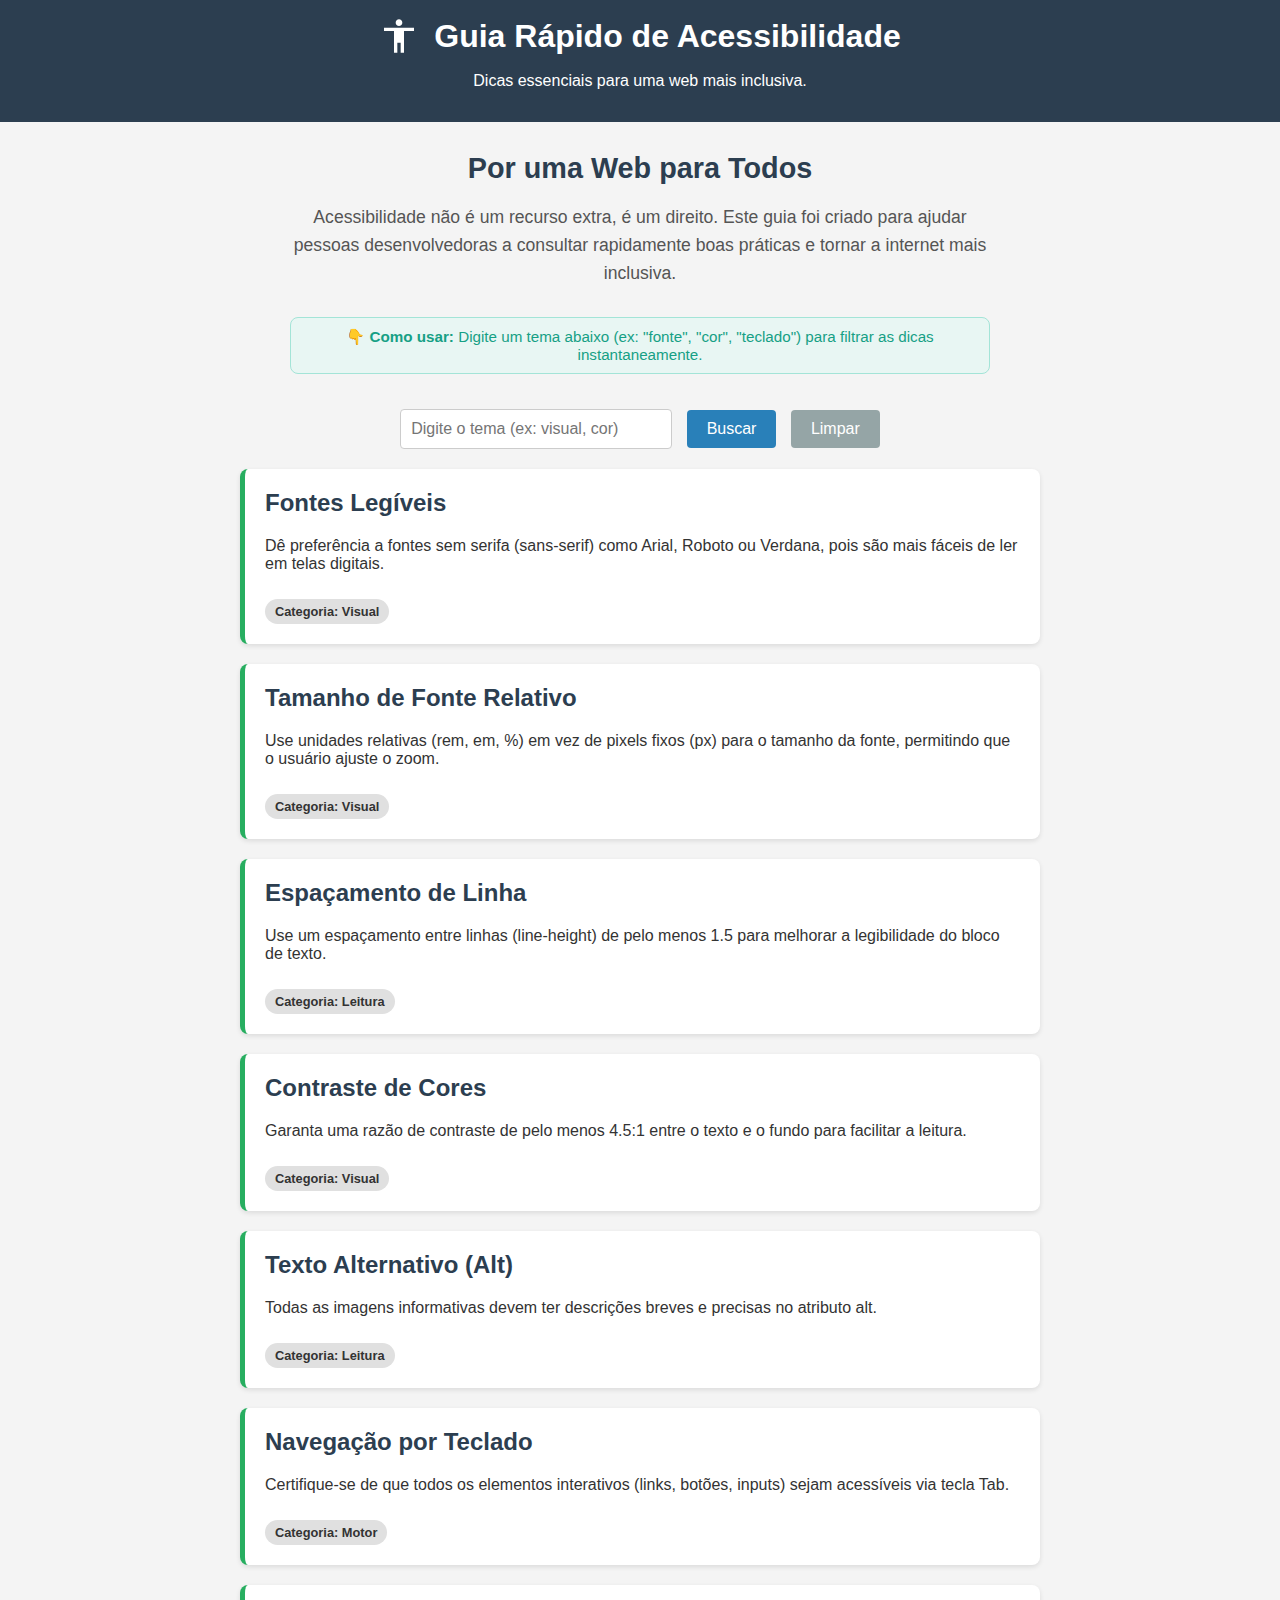
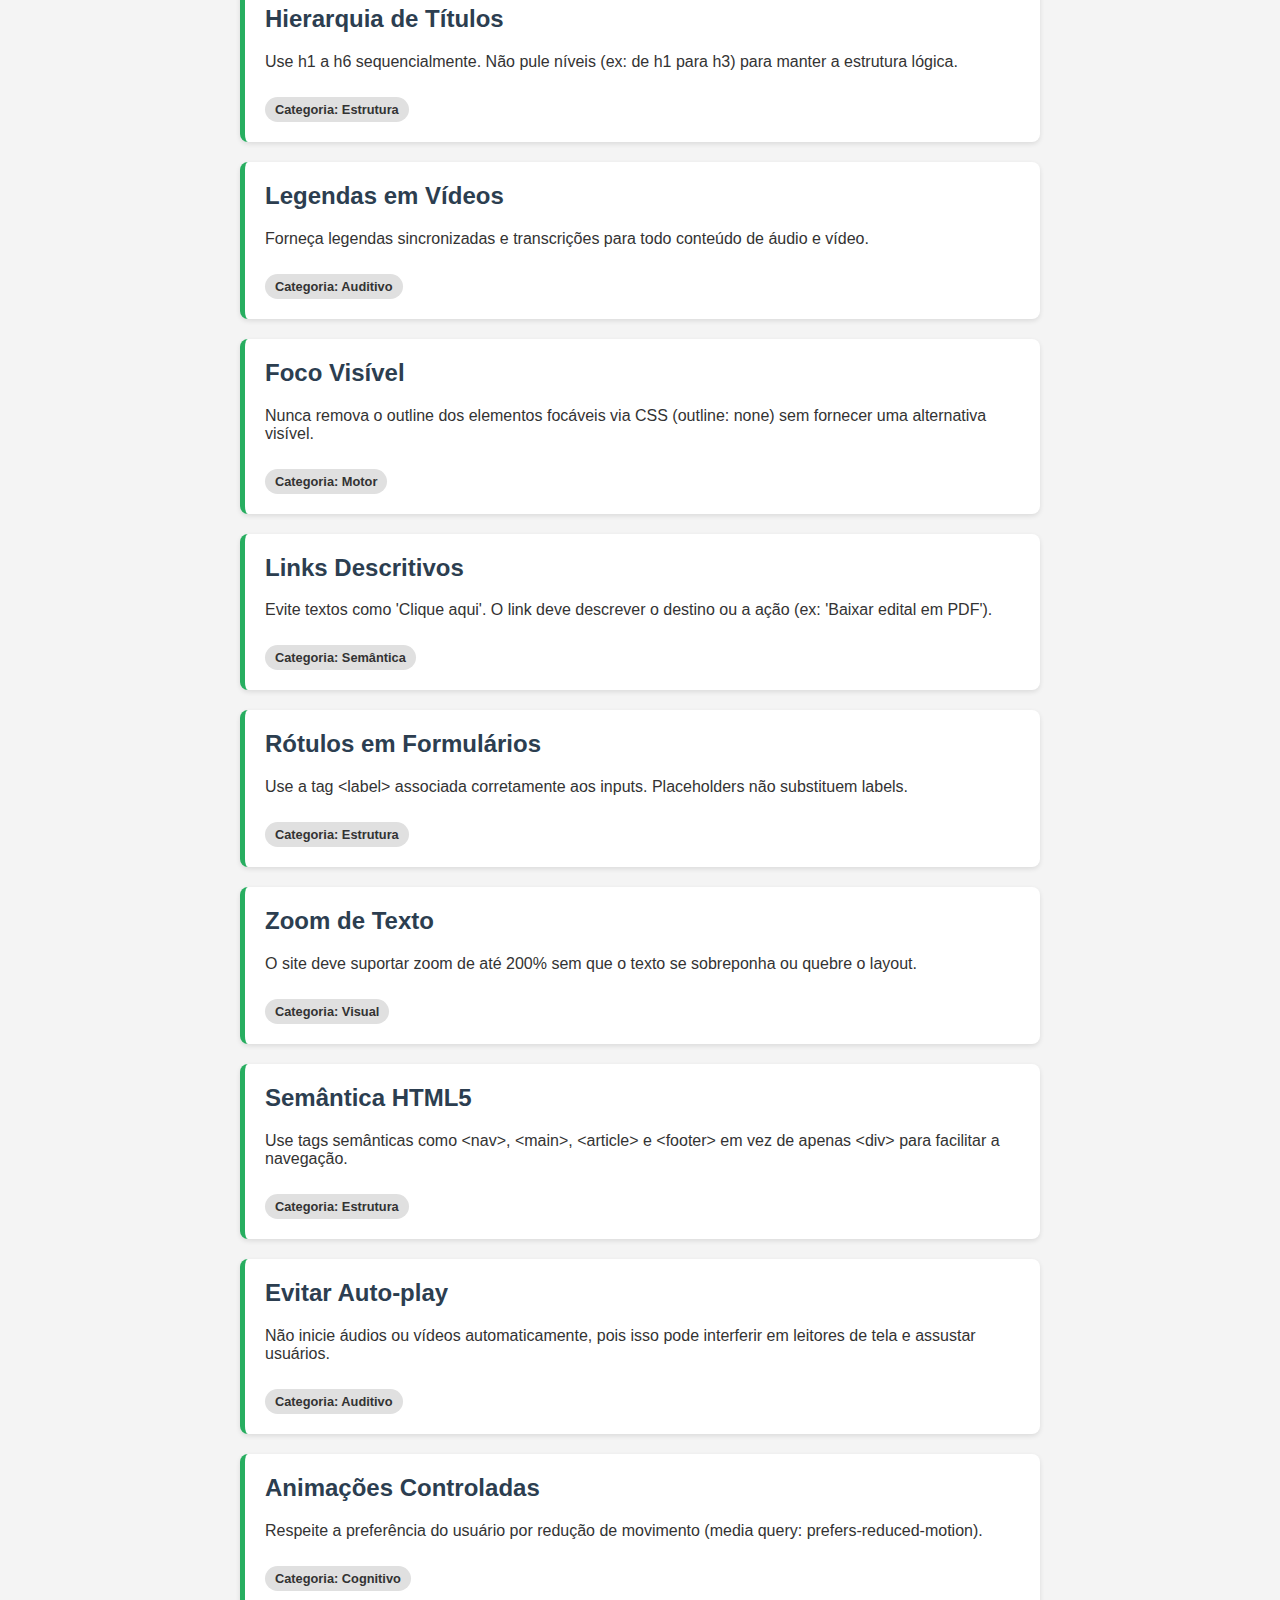
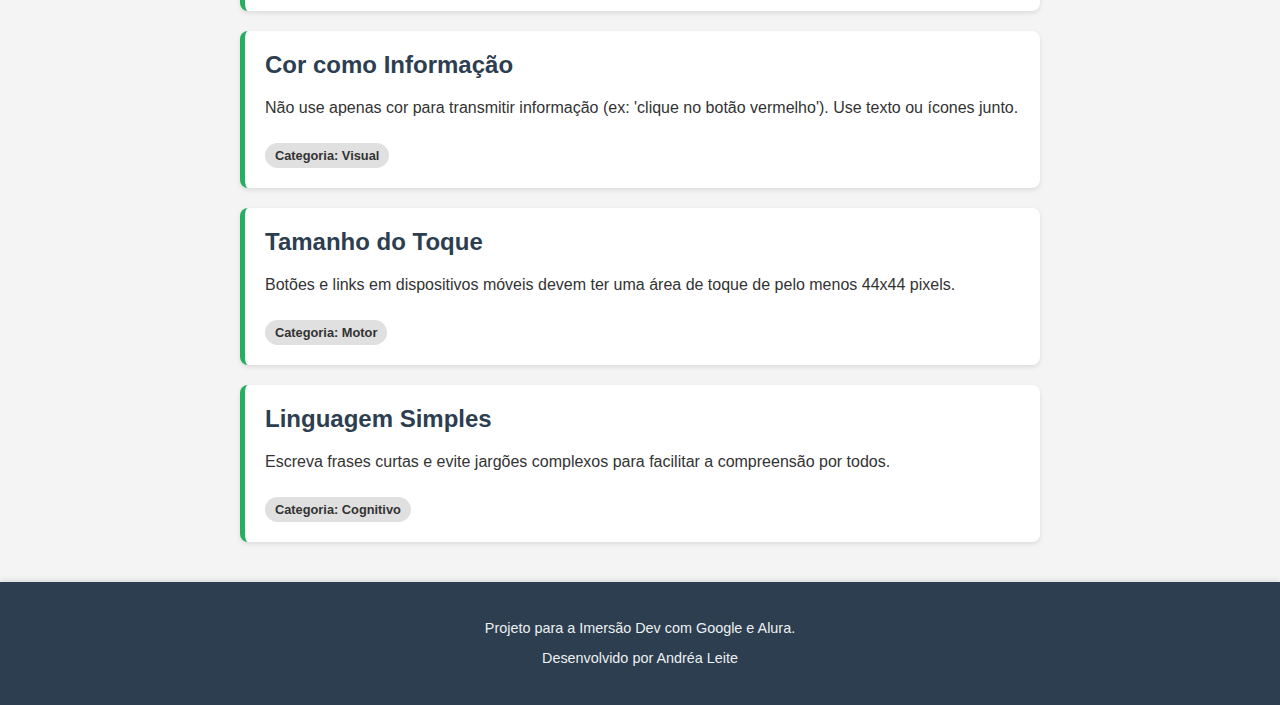
<file: index.html>
<!DOCTYPE html>
<html lang="pt-BR">

<head>
  <meta charset="UTF-8">
  <meta name="viewport" content="width=device-width, initial-scale=1.0">
  <title>Guia Rápido de Acessibilidade</title>
  <meta property="og:title" content="Guia Rápido de Acessibilidade">
  <meta property="og:description" content="Um guia prático de acessibilidade web para desenvolvedores. Confira dicas de contraste, semântica e muito mais.">
  <meta property="og:image" content="https://andrea-leite.github.io/guia-acessibilidade/capa.png">
  <meta property="og:url" content="https://andrea-leite.github.io/guia-acessibilidade/">
  <meta property="og:type" content="website">

  <link rel="icon" href="data:image/svg+xml,<svg xmlns=%22http://www.w3.org/2000/svg%22 viewBox=%220 0 100 100%22><text y=%22.9em%22 font-size=%2290%22>♿</text></svg>">
  <link rel="stylesheet" href="style.css">
</head>

<body>
  <header>
    <div class="header-content">
      <svg xmlns="http://www.w3.org/2000/svg" viewBox="0 0 24 24" fill="currentColor" width="40" height="40"
        class="icone-a11y">
        <path d="M12 2c1.1 0 2 .9 2 2s-.9 2-2 2-2-.9-2-2 .9-2 2-2zm9 7h-6v13h-2v-6h-2v6H9V9H3V7h18v2z" />
      </svg>
      <h1>Guia Rápido de Acessibilidade</h1>
    </div>
    <p>Dicas essenciais para uma web mais inclusiva.</p>
  </header>

  <main>

    <section class="sobre-container">
      <h2>Por uma Web para Todos</h2>
      <p class="descricao-projeto">
        Acessibilidade não é um recurso extra, é um direito. Este guia foi criado para ajudar pessoas desenvolvedoras a
        consultar rapidamente boas práticas e tornar a internet mais inclusiva.
      </p>
      <p class="instrucao-uso">
        👇 <strong>Como usar:</strong> Digite um tema abaixo (ex: "fonte", "cor", "teclado") para filtrar as dicas
        instantaneamente.
      </p>
    </section>

    <section class="area-pesquisa">
      <input type="text" id="campo-pesquisa" placeholder="Digite o tema (ex: visual, cor)">
      <button onclick="pesquisar()">Buscar</button>
      <button onclick="limparPesquisa()" class="btn-limpar">Limpar</button>
    </section>

    <div id="lista-dicas" class="container">
    </div>

    <div id="lista-dicas" class="container">
    </div>
  </main>

  <footer>
    <p>Projeto para a Imersão Dev com Google e Alura.</p>
    <p>Desenvolvido por Andréa Leite</p>

  </footer>

  <script src="app.js"></script>
</body>

</html>
</file>
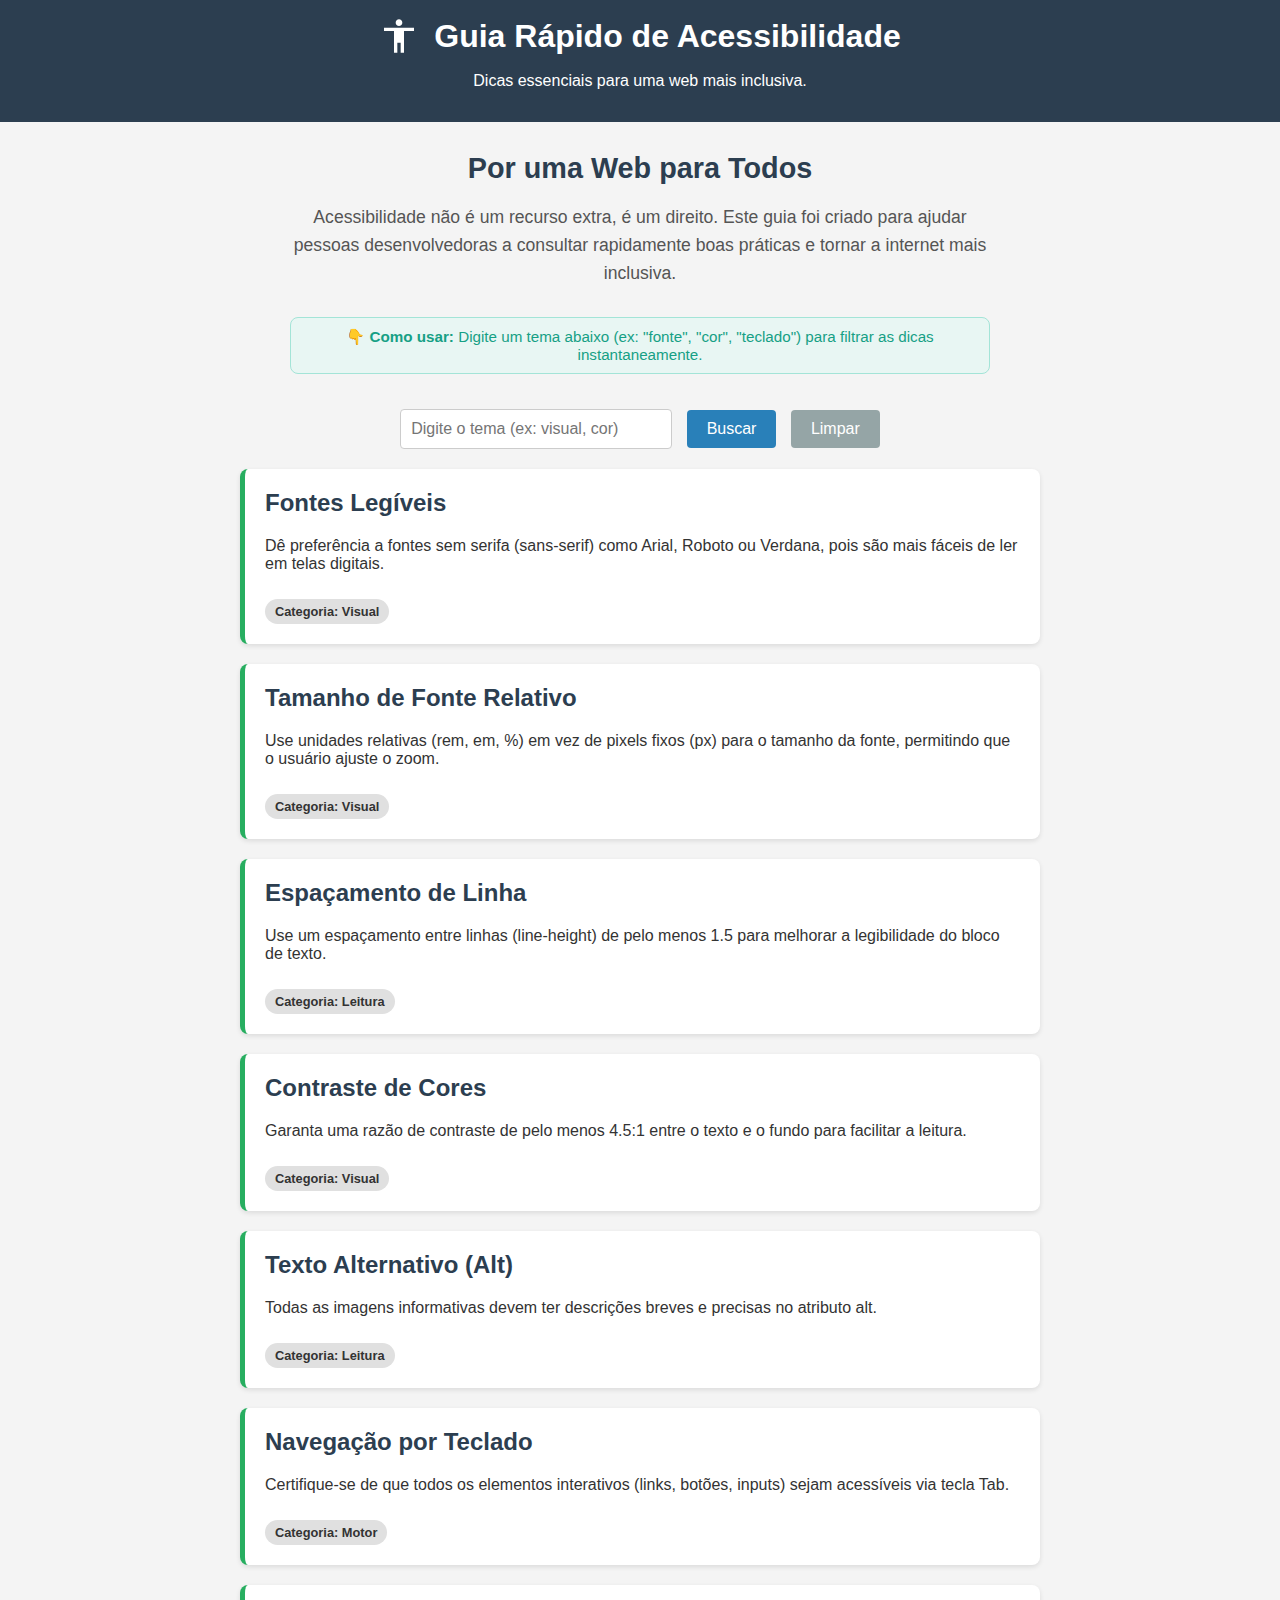
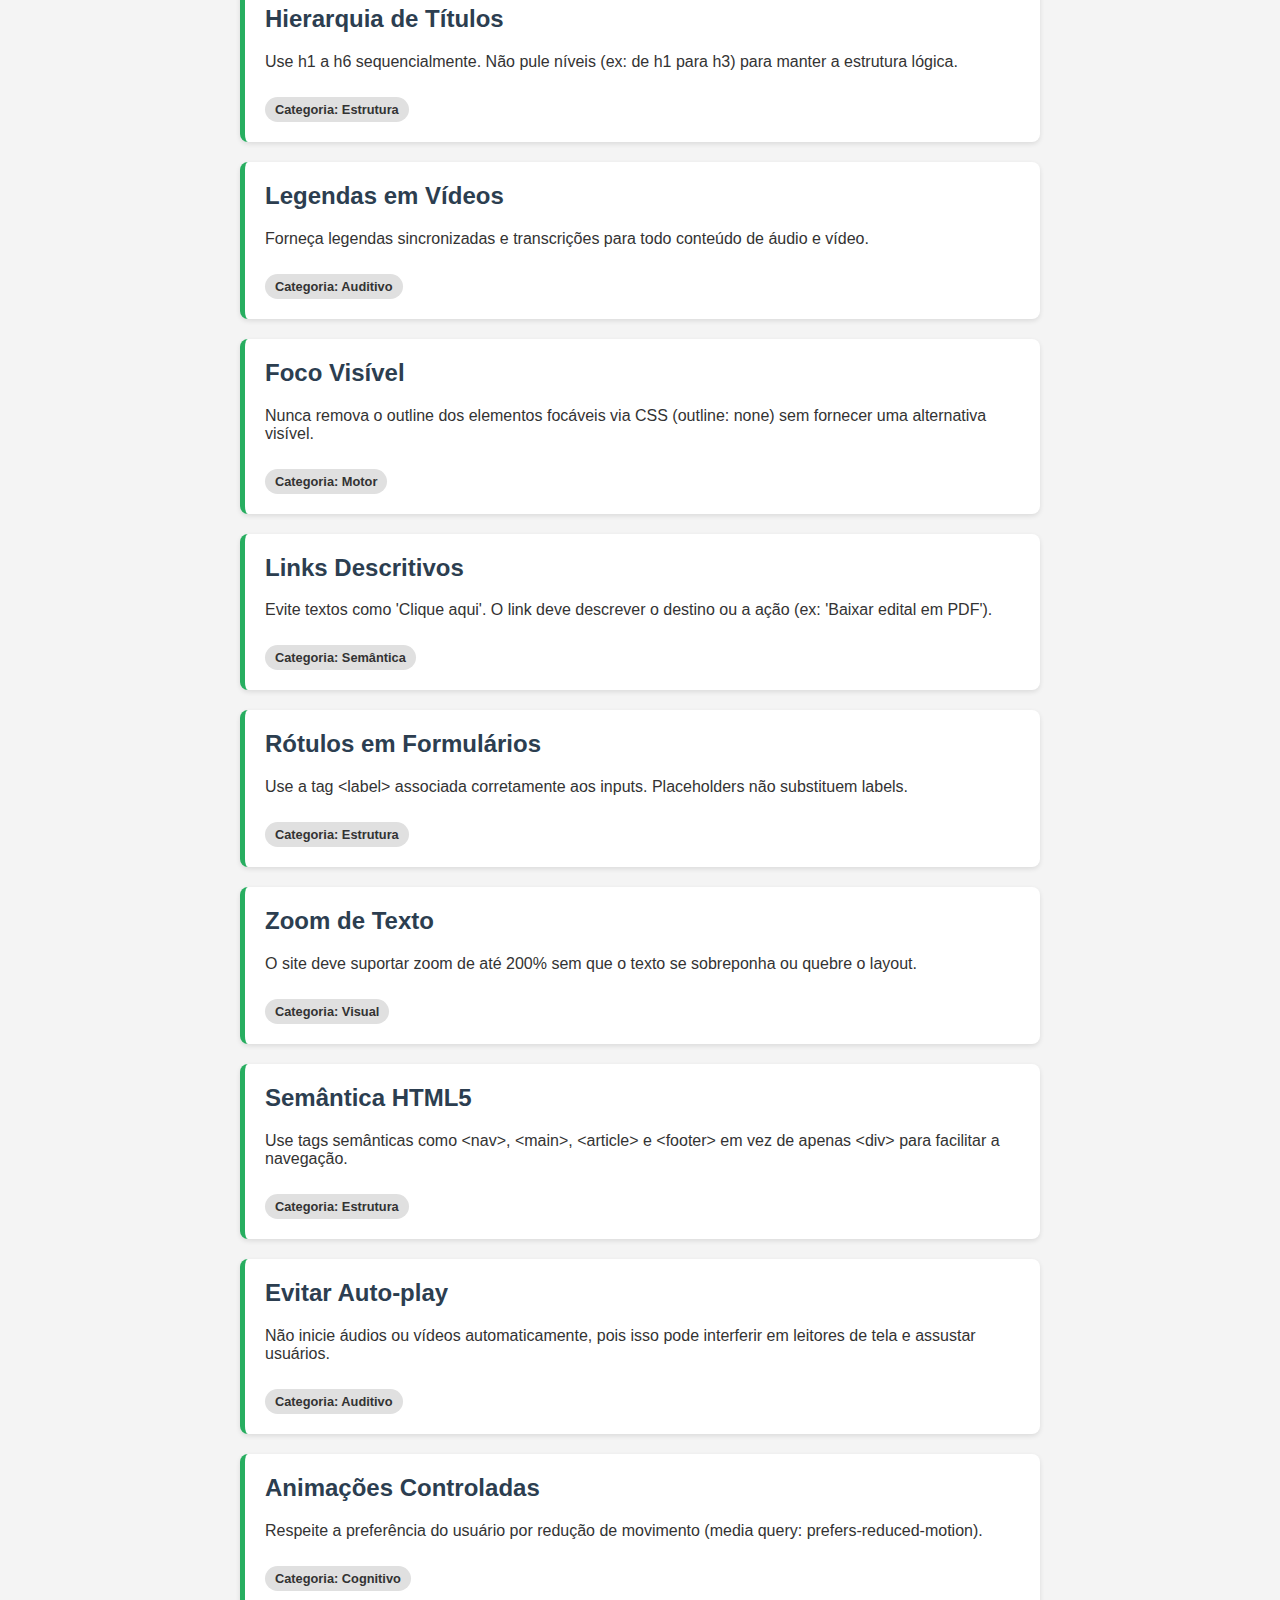
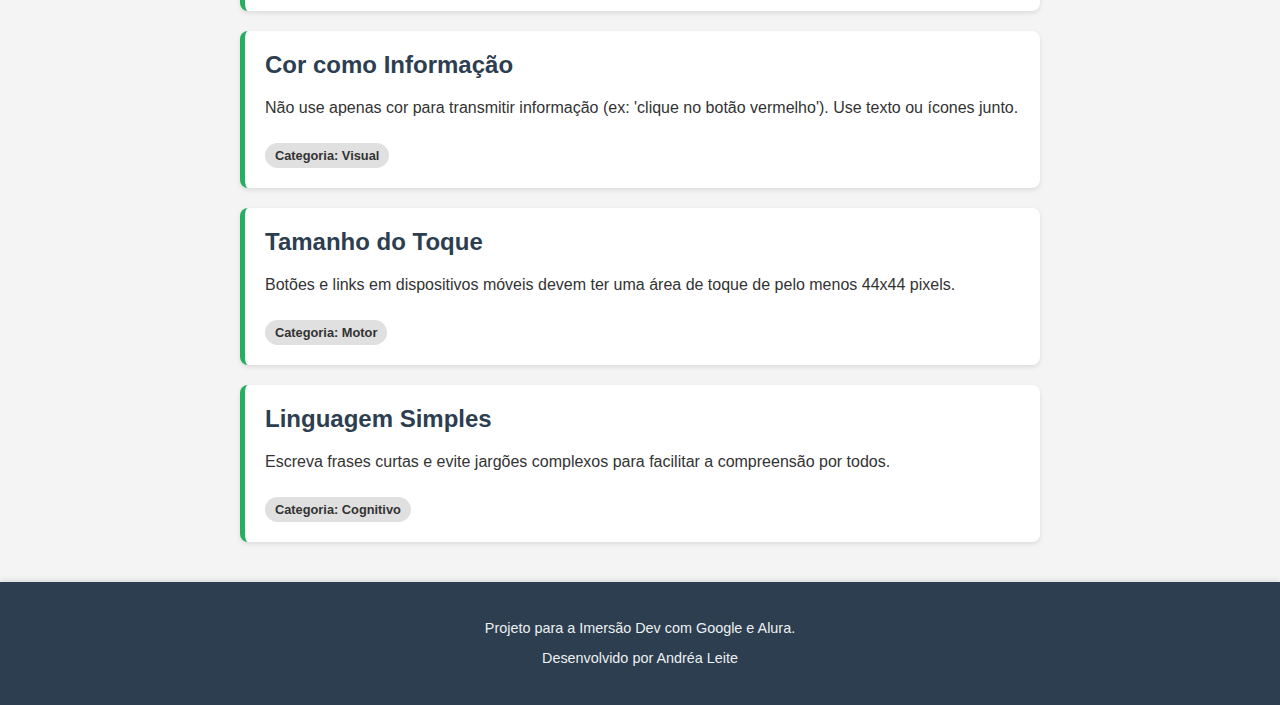
<file: projeto-imersao-alura/index.html>
<!DOCTYPE html>
<html lang="pt-BR">

<head>
  <meta charset="UTF-8">
  <meta name="viewport" content="width=device-width, initial-scale=1.0">
  <title>Guia Rápido de Acessibilidade</title>
  <link rel="stylesheet" href="style.css">
</head>

<body>
  <header>
    <div class="header-content">
      <svg xmlns="http://www.w3.org/2000/svg" viewBox="0 0 24 24" fill="currentColor" width="40" height="40"
        class="icone-a11y">
        <path d="M12 2c1.1 0 2 .9 2 2s-.9 2-2 2-2-.9-2-2 .9-2 2-2zm9 7h-6v13h-2v-6h-2v6H9V9H3V7h18v2z" />
      </svg>
      <h1>Guia Rápido de Acessibilidade</h1>
    </div>
    <p>Dicas essenciais para uma web mais inclusiva.</p>
  </header>

  <main>

    <section class="sobre-container">
      <h2>Por uma Web para Todos</h2>
      <p class="descricao-projeto">
        Acessibilidade não é um recurso extra, é um direito. Este guia foi criado para ajudar pessoas desenvolvedoras a
        consultar rapidamente boas práticas e tornar a internet mais inclusiva.
      </p>
      <p class="instrucao-uso">
        👇 <strong>Como usar:</strong> Digite um tema abaixo (ex: "fonte", "cor", "teclado") para filtrar as dicas
        instantaneamente.
      </p>
    </section>

    <section class="area-pesquisa">
      <input type="text" id="campo-pesquisa" placeholder="Digite o tema (ex: visual, cor)">
      <button onclick="pesquisar()">Buscar</button>
      <button onclick="limparPesquisa()" class="btn-limpar">Limpar</button>
    </section>

    <div id="lista-dicas" class="container">
    </div>

    <div id="lista-dicas" class="container">
    </div>
  </main>

  <footer>
    <p>Projeto para a Imersão Dev com Google e Alura.</p>
    <p>Desenvolvido por Andréa Leite</p>

  </footer>

  <script src="app.js"></script>
</body>

</html>
</file>
<file: style.css>
body {
  font-family: sans-serif;
  background-color: #f4f4f4;
  color: #333;
  margin: 0;
  padding: 0;
  display: flex;
  flex-direction: column;
  align-items: center;
  min-height: 100vh;
}

header {
  background-color: #2c3e50;
  color: #fff;
  width: 100%;
  text-align: center;
  padding: 1rem 0;
}

.header-content {
  display: flex;
  align-items: center;
  justify-content: center;
  gap: 15px;
  margin-bottom: 10px;
}

.icone-a11y {
  fill: #ffffff;
}

header h1 {
  margin: 0;
}

.container {
  max-width: 800px;
  margin: 20px auto;
  padding: 0 20px;
  display: grid;
  gap: 20px;
}

.card {
  background: white;
  padding: 20px;
  border-radius: 8px;
  box-shadow: 0 2px 5px rgba(0, 0, 0, 0.1);
  border-left: 5px solid #27ae60;
}

.card h2 {
  margin-top: 0;
  color: #2c3e50;
}

.categoria {
  display: inline-block;
  background: #e0e0e0;
  padding: 5px 10px;
  border-radius: 15px;
  font-size: 0.8rem;
  margin-top: 10px;
  font-weight: bold;
}

.area-pesquisa {
  text-align: center;
  margin: 20px 0;
}

.area-pesquisa input {
  padding: 10px;
  width: 250px;
  border: 1px solid #ccc;
  border-radius: 4px;
  font-size: 1rem;
}

.area-pesquisa button {
  padding: 10px 20px;
  background-color: #2980b9;
  color: white;
  border: none;
  border-radius: 4px;
  cursor: pointer;
  font-size: 1rem;
  margin-left: 10px;
}

.area-pesquisa button:hover {
  background-color: #3498db;
}

.sobre-container {
  text-align: center;
  max-width: 700px;
  margin: 30px auto 10px auto;
  padding: 0 20px;
}

.sobre-container h2 {
  color: #2c3e50;
  font-size: 1.8rem;
  margin-bottom: 10px;
}

.descricao-projeto {
  font-size: 1.1rem;
  line-height: 1.6;
  color: #555;
  margin-bottom: 15px;
}

.instrucao-uso {
  background-color: #e8f6f3;
  color: #16a085;
  padding: 10px;
  border-radius: 8px;
  display: inline-block;
  font-size: 0.95rem;
  border: 1px solid #a3e4d7;
}

.btn-limpar {
  background-color: #95a5a6 !important;
}

.btn-limpar:hover {
  background-color: #7f8c8d !important;
}
footer {
  background-color: #2c3e50;
  color: #ecf0f1;
  text-align: center;
  padding: 1.5rem 0;
  width: 100%;
  margin-top: auto;
  font-size: 0.9rem;
  box-shadow: 0 -2px 5px rgba(0, 0, 0, 0.1);
}
</file>
<file: projeto-imersao-alura/style.css>
body {
  font-family: sans-serif;
  background-color: #f4f4f4;
  color: #333;
  margin: 0;
  padding: 0;
  display: flex;
  flex-direction: column;
  align-items: center;
  min-height: 100vh;
}

header {
  background-color: #2c3e50;
  color: #fff;
  width: 100%;
  text-align: center;
  padding: 1rem 0;
}

.header-content {
  display: flex;
  align-items: center;
  justify-content: center;
  gap: 15px;
  margin-bottom: 10px;
}

.icone-a11y {
  fill: #ffffff;
}

header h1 {
  margin: 0;
}

.container {
  max-width: 800px;
  margin: 20px auto;
  padding: 0 20px;
  display: grid;
  gap: 20px;
}

.card {
  background: white;
  padding: 20px;
  border-radius: 8px;
  box-shadow: 0 2px 5px rgba(0, 0, 0, 0.1);
  border-left: 5px solid #27ae60;
}

.card h2 {
  margin-top: 0;
  color: #2c3e50;
}

.categoria {
  display: inline-block;
  background: #e0e0e0;
  padding: 5px 10px;
  border-radius: 15px;
  font-size: 0.8rem;
  margin-top: 10px;
  font-weight: bold;
}

.area-pesquisa {
  text-align: center;
  margin: 20px 0;
}

.area-pesquisa input {
  padding: 10px;
  width: 250px;
  border: 1px solid #ccc;
  border-radius: 4px;
  font-size: 1rem;
}

.area-pesquisa button {
  padding: 10px 20px;
  background-color: #2980b9;
  color: white;
  border: none;
  border-radius: 4px;
  cursor: pointer;
  font-size: 1rem;
  margin-left: 10px;
}

.area-pesquisa button:hover {
  background-color: #3498db;
}

.sobre-container {
  text-align: center;
  max-width: 700px;
  margin: 30px auto 10px auto;
  padding: 0 20px;
}

.sobre-container h2 {
  color: #2c3e50;
  font-size: 1.8rem;
  margin-bottom: 10px;
}

.descricao-projeto {
  font-size: 1.1rem;
  line-height: 1.6;
  color: #555;
  margin-bottom: 15px;
}

.instrucao-uso {
  background-color: #e8f6f3;
  color: #16a085;
  padding: 10px;
  border-radius: 8px;
  display: inline-block;
  font-size: 0.95rem;
  border: 1px solid #a3e4d7;
}

.btn-limpar {
  background-color: #95a5a6 !important;
}

.btn-limpar:hover {
  background-color: #7f8c8d !important;
}
footer {
  background-color: #2c3e50;
  color: #ecf0f1;
  text-align: center;
  padding: 1.5rem 0;
  width: 100%;
  margin-top: auto;
  font-size: 0.9rem;
  box-shadow: 0 -2px 5px rgba(0, 0, 0, 0.1);
}
</file>
